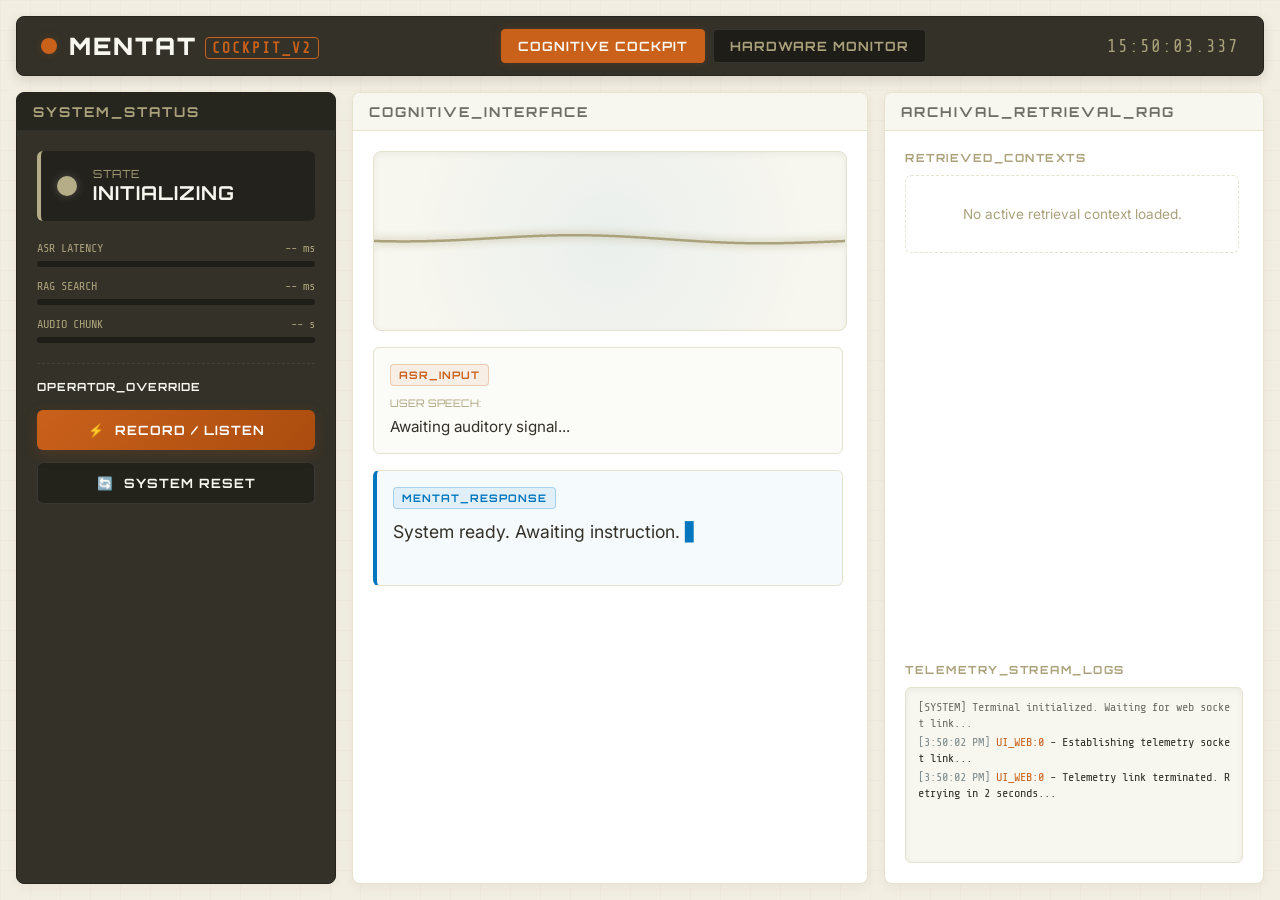
<file: src/glados/web/index.html>
<!DOCTYPE html>
<html lang="en">
<head>
    <meta charset="UTF-8">
    <meta name="viewport" content="width=device-width, initial-scale=1.0">
    <title>Mentat Cockpit - Voice Assistant Dashboard</title>
    <link rel="preconnect" href="https://fonts.googleapis.com">
    <link rel="preconnect" href="https://fonts.gstatic.com" crossorigin>
    <link href="https://fonts.googleapis.com/css2?family=Orbitron:wght@400;700;900&family=Share+Tech+Mono&family=Inter:wght@300;400;600;700&display=swap" rel="stylesheet">
    <link rel="stylesheet" href="index.css">
</head>
<body class="industrial-dark">
    <div class="cockpit-container">
        
        <!-- HEADER ZONE -->
        <header class="cockpit-header">
            <div class="header-logo">
                <div class="logo-orb"></div>
                <h1>MENTAT<span>COCKPIT_V2</span></h1>
            </div>
            <nav class="cockpit-tabs">
                <button class="tab-btn active" id="tab-btn-conversational" onclick="switchTab('conversational')">COGNITIVE COCKPIT</button>
                <button class="tab-btn" id="tab-btn-hardware" onclick="switchTab('hardware')">HARDWARE MONITOR</button>
            </nav>
            <div class="system-time" id="system-time">00:00:00.000</div>
        </header>

        <!-- TAB CONTENT: CONVERSATIONAL -->
        <div id="tab-conversational" class="tab-content active">
            <main class="cockpit-grid">
            
            <!-- LEFT PANEL: CONTROLS & TELEMETRY -->
            <section class="panel panel-left" aria-label="Controls and System Telemetry">
                <div class="panel-header">
                    <h2>SYSTEM_STATUS</h2>
                </div>
                <div class="panel-body">
                    <!-- Status Badge -->
                    <div class="status-display">
                        <div class="status-indicator" id="status-indicator"></div>
                        <div class="status-label">
                            <span class="label-title">STATE</span>
                            <span class="label-value" id="status-text">INITIALIZING</span>
                        </div>
                    </div>

                    <!-- Telemetry Meters -->
                    <div class="telemetry-meters">
                        <div class="meter-group">
                            <div class="meter-header">
                                <span>ASR LATENCY</span>
                                <span id="telemetry-asr-val">-- ms</span>
                            </div>
                            <div class="meter-bar-bg">
                                <div class="meter-bar" id="telemetry-asr-bar" style="width: 0%;"></div>
                            </div>
                        </div>
                        <div class="meter-group">
                            <div class="meter-header">
                                <span>RAG SEARCH</span>
                                <span id="telemetry-rag-val">-- ms</span>
                            </div>
                            <div class="meter-bar-bg">
                                <div class="meter-bar" id="telemetry-rag-bar" style="width: 0%;"></div>
                            </div>
                        </div>
                        <div class="meter-group">
                            <div class="meter-header">
                                <span>AUDIO CHUNK</span>
                                <span id="telemetry-audio-val">-- s</span>
                            </div>
                            <div class="meter-bar-bg">
                                <div class="meter-bar" id="telemetry-audio-bar" style="width: 0%;"></div>
                            </div>
                        </div>
                    </div>

                    <!-- Controls Group -->
                    <div class="control-actions">
                        <h3>OPERATOR_OVERRIDE</h3>
                        <button class="btn btn-primary" id="btn-trigger" title="Force ASR loop listening">
                            <span class="btn-icon">⚡</span> RECORD / LISTEN
                        </button>
                        <button class="btn btn-secondary" id="btn-reset" title="Reset all audio buffers and queues">
                            <span class="btn-icon">🔄</span> SYSTEM RESET
                        </button>
                    </div>
                </div>
            </section>

            <!-- CENTER PANEL: OSCILLOSCOPE & TRANSCRIPTS -->
            <section class="panel panel-center" aria-label="Audio Waveform and Conversational Stream">
                <div class="panel-header">
                    <h2>COGNITIVE_INTERFACE</h2>
                </div>
                <div class="panel-body central-body">
                    <!-- Oscilloscope Viewport -->
                    <div class="oscilloscope-container">
                        <canvas id="oscilloscope" width="600" height="150"></canvas>
                        <div class="glow-layer"></div>
                    </div>

                    <!-- Transcriptions Section -->
                    <div class="conversational-zone">
                        <div class="speech-box">
                            <div class="speech-header">
                                <span class="badge badge-amber">ASR_INPUT</span>
                            </div>
                            <div class="transcript-sub">
                                <div class="sub-title">USER SPEECH:</div>
                                <div class="sub-text" id="raw-transcript">Awaiting auditory signal...</div>
                            </div>
                        </div>

                        <!-- Typewriter assistant response -->
                        <div class="speech-box assistant-box">
                            <div class="speech-header">
                                <span class="badge badge-cobalt">MENTAT_RESPONSE</span>
                            </div>
                            <div class="assistant-response-text" id="assistant-text">
                                System ready. Awaiting instruction.
                            </div>
                        </div>
                    </div>
                </div>
            </section>

            <!-- RIGHT PANEL: RAG CONTEXTS & CONSOLE -->
            <section class="panel panel-right" aria-label="RAG Context and Console Logs">
                <div class="panel-header">
                    <h2>ARCHIVAL_RETRIEVAL_RAG</h2>
                </div>
                <div class="panel-body split-right">
                    <!-- RAG Context Cards List -->
                    <div class="rag-container">
                        <div class="section-title">RETRIEVED_CONTEXTS</div>
                        <div class="rag-list" id="rag-list">
                            <div class="no-rag-data">No active retrieval context loaded.</div>
                        </div>
                    </div>

                    <!-- Live Terminal Output -->
                    <div class="terminal-container">
                        <div class="section-title">TELEMETRY_STREAM_LOGS</div>
                        <div class="terminal-body" id="terminal-body">
                            <div class="log-line system-line">[SYSTEM] Terminal initialized. Waiting for web socket link...</div>
                        </div>
                    </div>
                </div>
            </section>

        </main>
        </div>

        <!-- TAB CONTENT: HARDWARE MONITOR -->
        <div id="tab-hardware" class="tab-content">
            <main class="hardware-grid">
                <!-- Row 1: Hardware Metrics Cards (CPU, Memory, Thermals) -->
                <section class="panel panel-metrics" aria-label="Device Hardware Metrics">
                    <div class="panel-header">
                        <h2>HARDWARE_METRICS</h2>
                    </div>
                    <div class="panel-body metrics-panel-body">
                        <!-- CPU Gauge Widget -->
                        <div class="metric-card">
                            <div class="metric-title">CPU / NPU LOAD</div>
                            <div class="gauge-container">
                                <svg class="gauge-svg" viewBox="0 0 100 100">
                                    <circle class="gauge-bg" cx="50" cy="50" r="40" />
                                    <circle class="gauge-fill" id="cpu-gauge" cx="50" cy="50" r="40" stroke-dasharray="251.2" stroke-dashoffset="251.2" />
                                </svg>
                                <div class="gauge-value" id="cpu-value">0%</div>
                            </div>
                            <div class="metric-subtitle" id="cpu-state-label">IDLE STATE</div>
                        </div>

                        <!-- RAM Footprint Widget -->
                        <div class="metric-card">
                            <div class="metric-title">RAM ALLOCATION</div>
                            <div class="gauge-container">
                                <svg class="gauge-svg" viewBox="0 0 100 100">
                                    <circle class="gauge-bg" cx="50" cy="50" r="40" />
                                    <circle class="gauge-fill" id="ram-gauge" cx="50" cy="50" r="40" stroke-dasharray="251.2" stroke-dashoffset="251.2" />
                                </svg>
                                <div class="gauge-value" id="ram-value">0%</div>
                            </div>
                            <div class="ram-breakdown">
                                <div class="ram-item"><span>ASR Model</span> <span id="ram-asr">0 MB</span></div>
                                <div class="ram-item"><span>Vector DB</span> <span id="ram-rag">0 MB</span></div>
                                <div class="ram-item"><span>Other / Engine</span> <span id="ram-other">0 MB</span></div>
                            </div>
                        </div>

                        <!-- Thermal Monitor Widget -->
                        <div class="metric-card" id="thermal-card">
                            <div class="metric-title">THERMAL MONITOR</div>
                            <div class="gauge-container">
                                <svg class="gauge-svg" viewBox="0 0 100 100">
                                    <circle class="gauge-bg" cx="50" cy="50" r="40" />
                                    <circle class="gauge-fill" id="temp-gauge" cx="50" cy="50" r="40" stroke-dasharray="251.2" stroke-dashoffset="251.2" />
                                </svg>
                                <div class="gauge-value" id="temp-value">42°C</div>
                            </div>
                            <div class="metric-subtitle" id="temp-status">NORMAL TEMPERATURE</div>
                        </div>
                    </div>
                </section>

                <!-- Row 2: Pipeline Latency Profiler (Waterfall Chart) -->
                <section class="panel panel-waterfall" aria-label="Pipeline Latency Waterfall Chart">
                    <div class="panel-header">
                        <h2>PIPELINE_LATENCY_PROFILER (WATERFALL)</h2>
                    </div>
                    <div class="panel-body">
                        <div class="waterfall-container">
                            <div class="waterfall-chart">
                                <!-- VAD segment -->
                                <div class="waterfall-segment segment-vad" id="segment-vad" style="width: 0%;">
                                    <div class="segment-label">VAD</div>
                                    <div class="segment-duration" id="dur-vad">0 ms</div>
                                </div>
                                <!-- ASR segment -->
                                <div class="waterfall-segment segment-asr" id="segment-asr" style="width: 0%;">
                                    <div class="segment-label">ASR</div>
                                    <div class="segment-duration" id="dur-asr">0 ms</div>
                                </div>
                                <!-- RAG segment -->
                                <div class="waterfall-segment segment-rag" id="segment-rag" style="width: 0%;">
                                    <div class="segment-label">RAG</div>
                                    <div class="segment-duration" id="dur-rag">0 ms</div>
                                </div>
                                <!-- LLM segment -->
                                <div class="waterfall-segment segment-llm" id="segment-llm" style="width: 0%;">
                                    <div class="segment-label">LLM (API)</div>
                                    <div class="segment-duration" id="dur-llm">0 ms</div>
                                </div>
                                <!-- TTS segment -->
                                <div class="waterfall-segment segment-tts" id="segment-tts" style="width: 0%;">
                                    <div class="segment-label">TTS</div>
                                    <div class="segment-duration" id="dur-tts">0 ms</div>
                                </div>
                            </div>
                            <!-- X axis / grid legend -->
                            <div class="waterfall-legend">
                                <div class="legend-indicator">Total turn latency: <span id="dur-total">0 ms</span></div>
                            </div>
                        </div>

                        <!-- Mini breakdown table -->
                        <div class="latency-legend-table">
                            <div class="legend-row"><span class="color-dot segment-vad-dot"></span> VAD Activation: <span id="tbl-vad">0 ms</span></div>
                            <div class="legend-row"><span class="color-dot segment-asr-dot"></span> ASR (Zipformer/Parakeet): <span id="tbl-asr">0 ms</span></div>
                            <div class="legend-row"><span class="color-dot segment-rag-dot"></span> RAG Matrix Multiplication (NumPy Cosine Sim): <span id="tbl-rag">0 ms</span></div>
                            <div class="legend-row"><span class="color-dot segment-llm-dot"></span> LLM Network API Roundtrip: <span id="tbl-llm">0 ms</span></div>
                            <div class="legend-row"><span class="color-dot segment-tts-dot"></span> TTS Audio Generation (Kokoro): <span id="tbl-tts">0 ms</span></div>
                        </div>
                    </div>
                </section>

                <!-- Row 3: Diagnostics Details -->
                <section class="panel panel-diagnostics" aria-label="Network and Disk Diagnostics">
                    <div class="panel-header">
                        <h2>DIAGNOSTICS & PAYLOAD EFFICIENCY</h2>
                    </div>
                    <div class="panel-body diagnostics-panel-body">
                        <!-- API Payload card -->
                        <div class="diag-card">
                            <div class="diag-title">API PAYLOAD SIZE</div>
                            <div class="diag-value" id="diag-payload-size">0.00 KB</div>
                            <div class="diag-meta">Total serialized text payload (Prompt + Response)</div>
                        </div>
                        <!-- Estimated Prompt Tokens card -->
                        <div class="diag-card">
                            <div class="diag-title">PROMPT CHARACTERS</div>
                            <div class="diag-value" id="diag-prompt-tokens">0</div>
                            <div class="diag-meta">Input size injected into LLM context</div>
                        </div>
                        <!-- Response Tokens card -->
                        <div class="diag-card">
                            <div class="diag-title">RESPONSE CHARACTERS</div>
                            <div class="diag-value" id="diag-response-tokens">0</div>
                            <div class="diag-meta">Output characters synthesized by TTS</div>
                        </div>
                        <!-- Vector DB Info card -->
                        <div class="diag-card">
                            <div class="diag-title">LOCAL KNOWLEDGE DATASTORE</div>
                            <div class="diag-value">vectors.npz</div>
                            <div class="diag-meta">NumPy memory map loaded. Memory usage: ~10 MB</div>
                        </div>
                    </div>
                </section>
            </main>
        </div>
    </div>
    <script src="index.js"></script>
</body>
</html>
</file>
<file: src/glados/web/index.css>
/* CSS Variables for Dune Sand Theme (inspired by Brackets Dune) */
:root {
    --bg-darker: #f2eee1;          /* Sand parchment background */
    --bg-dark: #f7f6ef;            /* Lighter sand active background */
    --bg-panel: #ffffff;           /* Clean cream white workspace panels */
    --bg-panel-dark: #333128;      /* Dark charcoal panel for left sidebar */
    --border-color: #e5e2ce;       /* Soft beige borders */
    --border-focus: #ca611b;       /* Accent Spice Orange (Amber) */
    
    /* Colors matching Dune Spice Melange (Amber) and Eyes of Ibad (Cobalt) */
    --accent-amber: #ca611b;
    --accent-amber-glow: rgba(202, 97, 27, 0.2);
    --accent-cobalt: #0076be;
    --accent-cobalt-glow: rgba(0, 118, 190, 0.2);
    
    /* UI Status Colors */
    --status-idle: #b4ad87;        /* Sandy dust */
    --status-listening: #0076be;   /* Cobalt blue */
    --status-thinking: #ca611b;    /* Spice orange */
    --status-speaking: #2d8a2d;    /* Deep green */

    /* Text Colors */
    --text-primary: #333128;       /* Charcoal main text */
    --text-muted: #aaa27b;         /* Sandy gold text */
    --text-light: #f7f6ef;         /* Light cream text for dark backgrounds */
    --text-cyan: #0076be;
    --text-amber: #ca611b;

    /* Fonts */
    --font-display: 'Orbitron', sans-serif;
    --font-mono: 'Share Tech Mono', monospace;
    --font-sans: 'Inter', sans-serif;
}

* {
    box-sizing: border-box;
    margin: 0;
    padding: 0;
}

body {
    background-color: var(--bg-darker);
    color: var(--text-primary);
    font-family: var(--font-sans);
    overflow: hidden;
    height: 100vh;
    width: 100vw;
    display: flex;
    flex-direction: column;
}

/* Background grid overlay */
body::before {
    content: '';
    position: absolute;
    top: 0;
    left: 0;
    width: 100%;
    height: 100%;
    background-image: 
        linear-gradient(rgba(202, 97, 27, 0.03) 1px, transparent 1px),
        linear-gradient(90deg, rgba(202, 97, 27, 0.03) 1px, transparent 1px);
    background-size: 30px 30px;
    z-index: 0;
    pointer-events: none;
}

.cockpit-container {
    display: flex;
    flex-direction: column;
    height: 100%;
    width: 100%;
    z-index: 1;
    position: relative;
    padding: 16px;
    gap: 16px;
}

/* HEADER ZONE: Dark charcoal header bar */
.cockpit-header {
    display: flex;
    justify-content: space-between;
    align-items: center;
    padding: 12px 24px;
    background: var(--bg-panel-dark);
    border: 1px solid #25241e;
    border-radius: 8px;
    box-shadow: 0 4px 12px rgba(51, 49, 40, 0.15);
}

.header-logo {
    display: flex;
    align-items: center;
    gap: 12px;
}

.logo-orb {
    width: 16px;
    height: 16px;
    border-radius: 50%;
    background: var(--accent-amber);
    box-shadow: 0 0 10px var(--accent-amber-glow);
    animation: pulse 2s infinite ease-in-out;
}

.header-logo h1 {
    font-family: var(--font-display);
    font-size: 1.5rem;
    font-weight: 900;
    letter-spacing: 2px;
    color: var(--text-light);
}

.header-logo h1 span {
    color: var(--accent-amber);
    font-size: 0.9rem;
    margin-left: 8px;
    vertical-align: middle;
    border: 1px solid var(--accent-amber);
    padding: 2px 6px;
    border-radius: 4px;
    font-family: var(--font-mono);
}

.system-time {
    font-family: var(--font-mono);
    color: var(--text-muted);
    font-size: 1.1rem;
    letter-spacing: 1px;
}

/* COCKPIT GRID LAYOUT */
.cockpit-grid {
    display: grid;
    grid-template-columns: 320px 1fr 380px;
    flex: 1;
    gap: 16px;
    min-height: 0;
}

/* PANELS ARCHITECTURE: Light parchment panels */
.panel {
    background: var(--bg-panel);
    border: 1px solid var(--border-color);
    border-radius: 8px;
    display: flex;
    flex-direction: column;
    box-shadow: 0 4px 12px rgba(51, 49, 40, 0.05);
    overflow: hidden;
    transition: border-color 0.3s ease;
}

.panel:hover {
    border-color: rgba(202, 97, 27, 0.25);
}

.panel-header {
    padding: 10px 16px;
    border-bottom: 1px solid var(--border-color);
    background: var(--bg-dark);
}

.panel-header h2 {
    font-family: var(--font-display);
    font-size: 0.85rem;
    letter-spacing: 2px;
    color: #6f6d64;
    font-weight: 700;
}

.panel-body {
    padding: 20px;
    display: flex;
    flex-direction: column;
    flex: 1;
    min-height: 0;
    gap: 20px;
}

/* LEFT SIDEBAR SPECIFICS: Dark charcoal container matching Brackets working-files */
.panel-left {
    background: var(--bg-panel-dark);
    border-color: #25241e;
    color: var(--text-light);
}

.panel-left:hover {
    border-color: #1a1915;
}

.panel-left .panel-header {
    background: rgba(0, 0, 0, 0.25);
    border-bottom: 1px solid rgba(255, 255, 255, 0.05);
}

.panel-left .panel-header h2 {
    color: var(--text-muted);
}

.panel-left .status-display {
    background: rgba(0, 0, 0, 0.3);
    border-left: 4px solid var(--status-idle);
}

.panel-left .status-label .label-title {
    color: var(--text-muted);
}

.panel-left .status-label .label-value {
    color: var(--text-light);
}

.panel-left .meter-header {
    color: var(--text-muted);
}

.panel-left .meter-bar-bg {
    background: rgba(0, 0, 0, 0.4);
}

.status-display {
    display: flex;
    align-items: center;
    gap: 16px;
    padding: 16px;
    border-radius: 6px;
    transition: all 0.3s ease;
}

.status-indicator {
    width: 20px;
    height: 20px;
    border-radius: 50%;
    background: var(--status-idle);
    box-shadow: 0 0 10px rgba(255, 255, 255, 0.2);
    transition: all 0.3s ease;
}

.status-label {
    display: flex;
    flex-direction: column;
}

.label-title {
    font-size: 0.7rem;
    letter-spacing: 1px;
    font-family: var(--font-display);
}

.label-value {
    font-family: var(--font-display);
    font-size: 1.2rem;
    font-weight: 700;
    letter-spacing: 1px;
}

/* TELEMETRY BAR METERS */
.telemetry-meters {
    display: flex;
    flex-direction: column;
    gap: 12px;
}

.meter-group {
    display: flex;
    flex-direction: column;
    gap: 6px;
}

.meter-header {
    display: flex;
    justify-content: space-between;
    font-family: var(--font-mono);
    font-size: 0.75rem;
}

.meter-bar-bg {
    height: 6px;
    border-radius: 3px;
    overflow: hidden;
}

.meter-bar {
    height: 100%;
    background: var(--accent-amber);
    box-shadow: 0 0 8px var(--accent-amber-glow);
    border-radius: 3px;
    transition: width 0.4s cubic-bezier(0.1, 0.8, 0.3, 1);
}

.meter-group:nth-child(2) .meter-bar {
    background: var(--accent-cobalt);
    box-shadow: 0 0 8px var(--accent-cobalt-glow);
}

/* BUTTONS AND OVERRIDES */
.control-actions {
    display: flex;
    flex-direction: column;
    gap: 12px;
    border-top: 1px dashed rgba(255, 255, 255, 0.08);
    padding-top: 16px;
}

.control-actions h3 {
    font-family: var(--font-display);
    font-size: 0.7rem;
    letter-spacing: 1px;
    margin-bottom: 4px;
}

.btn {
    border: none;
    border-radius: 6px;
    padding: 12px 16px;
    color: #fff;
    font-family: var(--font-display);
    font-size: 0.8rem;
    font-weight: 700;
    letter-spacing: 1px;
    cursor: pointer;
    display: flex;
    align-items: center;
    justify-content: center;
    gap: 10px;
    transition: all 0.2s ease;
}

.btn-primary {
    background: linear-gradient(135deg, var(--accent-amber) 0%, #aa4c0e 100%);
    box-shadow: 0 4px 15px rgba(202, 97, 27, 0.2);
}

.btn-primary:hover {
    transform: translateY(-1px);
    box-shadow: 0 6px 20px rgba(202, 97, 27, 0.4);
    filter: brightness(1.1);
}

.btn-secondary {
    background: rgba(0, 0, 0, 0.3);
    border: 1px solid rgba(255, 255, 255, 0.1);
    color: var(--text-light);
}

.btn-secondary:hover {
    border-color: var(--accent-amber);
    background: rgba(255, 255, 255, 0.05);
}



/* CENTER PANEL: COGNITIVE INTERFACE */
.central-body {
    display: flex;
    flex-direction: column;
    gap: 16px;
}

.oscilloscope-container {
    position: relative;
    background: var(--bg-dark); /* Blends with the Sand panel workspace */
    border: 1px solid var(--border-color);
    border-radius: 8px;
    height: 180px;
    display: flex;
    align-items: center;
    justify-content: center;
    overflow: hidden;
    box-shadow: inset 0 2px 6px rgba(51, 49, 40, 0.06);
}

.oscilloscope-container canvas {
    width: 100%;
    height: 100%;
    z-index: 2;
}

.glow-layer {
    position: absolute;
    top: 0;
    left: 0;
    width: 100%;
    height: 100%;
    background: radial-gradient(circle, rgba(0, 118, 190, 0.05) 0%, transparent 80%);
    pointer-events: none;
    z-index: 1;
}

/* SPEECH & CONVERSATIONAL ZONE */
.conversational-zone {
    flex: 1;
    display: flex;
    flex-direction: column;
    gap: 16px;
    min-height: 0;
    overflow-y: auto;
    padding-right: 4px;
}

.conversational-zone::-webkit-scrollbar {
    width: 6px;
}

.conversational-zone::-webkit-scrollbar-thumb {
    background: var(--border-color);
    border-radius: 3px;
}

.speech-box {
    background: #fbfbf7;
    border: 1px solid var(--border-color);
    border-radius: 6px;
    padding: 16px;
    display: flex;
    flex-direction: column;
    gap: 10px;
}

.speech-header {
    display: flex;
    justify-content: space-between;
}

.badge {
    font-family: var(--font-display);
    font-size: 0.65rem;
    font-weight: 700;
    padding: 3px 8px;
    border-radius: 4px;
    letter-spacing: 1px;
}

.badge-amber {
    background: rgba(202, 97, 27, 0.08);
    color: var(--accent-amber);
    border: 1px solid rgba(202, 97, 27, 0.25);
}

.badge-cobalt {
    background: rgba(0, 118, 190, 0.08);
    color: var(--accent-cobalt);
    border: 1px solid rgba(0, 118, 190, 0.25);
}

.speech-content-split {
    display: grid;
    grid-template-columns: 1fr 1fr;
    gap: 16px;
}

.transcript-sub {
    display: flex;
    flex-direction: column;
    gap: 6px;
}

.sub-title {
    font-family: var(--font-display);
    font-size: 0.65rem;
    color: var(--text-muted);
}

.sub-text {
    font-size: 0.95rem;
    line-height: 1.4;
    color: var(--text-primary);
}

.highlight-amber .sub-text {
    color: var(--accent-amber);
    font-weight: 600;
}

/* Typographical highlight for corrected words */
.corrected-word {
    color: var(--accent-amber);
    text-decoration: underline dotted var(--accent-amber);
    font-weight: 700;
}

.assistant-box {
    border-left: 4px solid var(--accent-cobalt);
    background: rgba(0, 118, 190, 0.04);
}

.assistant-response-text {
    font-size: 1.1rem;
    line-height: 1.5;
    color: var(--text-primary);
    min-height: 50px;
}

/* Typewriter animation Cursor */
.assistant-response-text::after {
    content: '▋';
    color: var(--accent-cobalt);
    animation: blink 0.8s infinite;
}

/* RIGHT PANEL: RAG & TERMINAL LOGS */
.split-right {
    display: flex;
    flex-direction: column;
    gap: 16px;
}

.rag-container {
    flex: 1;
    display: flex;
    flex-direction: column;
    min-height: 0;
}

.section-title {
    font-family: var(--font-display);
    font-size: 0.7rem;
    color: var(--text-muted);
    letter-spacing: 1.5px;
    margin-bottom: 10px;
    font-weight: 700;
}

.rag-list {
    display: flex;
    flex-direction: column;
    gap: 10px;
    overflow-y: auto;
    flex: 1;
    padding-right: 4px;
}

.rag-list::-webkit-scrollbar {
    width: 6px;
}

.rag-list::-webkit-scrollbar-thumb {
    background: var(--border-color);
    border-radius: 3px;
}

.no-rag-data {
    color: var(--text-muted);
    font-size: 0.85rem;
    text-align: center;
    padding: 30px 10px;
    border: 1px dashed var(--border-color);
    border-radius: 6px;
}

.rag-card {
    background: #fbfbf7;
    border: 1px solid var(--border-color);
    border-radius: 6px;
    padding: 12px;
    display: flex;
    flex-direction: column;
    gap: 6px;
    transition: border-color 0.2s ease;
}

.rag-card:hover {
    border-color: rgba(202, 97, 27, 0.35);
}

.rag-card-header {
    display: flex;
    justify-content: space-between;
    align-items: center;
    font-family: var(--font-mono);
    font-size: 0.7rem;
}

.rag-source {
    color: var(--accent-cobalt);
    font-weight: bold;
    overflow: hidden;
    text-overflow: ellipsis;
    white-space: nowrap;
    max-width: 70%;
}

.rag-score {
    color: var(--accent-amber);
    background: rgba(202, 97, 27, 0.08);
    padding: 1px 5px;
    border-radius: 3px;
}

.rag-snippet {
    font-size: 0.8rem;
    color: var(--text-primary);
    line-height: 1.4;
}

/* LOGS TERMINAL: CRT Style Screen in a light border frame */
.terminal-container {
    height: 200px;
    display: flex;
    flex-direction: column;
    min-height: 0;
}

.terminal-body {
    flex: 1;
    background: var(--bg-dark); /* Blends with the Sand panel workspace */
    border: 1px solid var(--border-color);
    border-radius: 6px;
    padding: 12px;
    overflow-y: auto;
    font-family: var(--font-mono);
    font-size: 0.75rem;
    display: flex;
    flex-direction: column;
    gap: 4px;
    box-shadow: inset 0 2px 6px rgba(51, 49, 40, 0.06);
}

.terminal-body::-webkit-scrollbar {
    width: 6px;
}

.terminal-body::-webkit-scrollbar-thumb {
    background: var(--border-color);
    border-radius: 3px;
}

.log-line {
    line-height: 1.3;
    white-space: pre-wrap;
    word-break: break-all;
    color: var(--text-primary);
}

/* Logging Level Colors adapted for light parchment backgrounds */
.log-line.level-success { color: var(--status-speaking); font-weight: 600; }
.log-line.level-info { color: var(--accent-cobalt); }
.log-line.level-debug { color: #888060; } /* darker sandy gold */
.log-line.level-warning { color: var(--accent-amber); font-weight: 600; }
.log-line.level-error { color: #c0392b; font-weight: 600; }
.log-line.system-line { color: #6f6d64; }

/* STATE STYLING MODIFIERS */
.state-idle .status-display { border-left-color: var(--status-idle); }
.state-idle .status-indicator { background: var(--status-idle); box-shadow: 0 0 10px rgba(255,255,255,0.2); }
.state-idle .glow-layer { background: radial-gradient(circle, rgba(255,255,255,0.01) 0%, transparent 80%); }

.state-listening .status-display { border-left-color: var(--status-listening); }
.state-listening .status-indicator { background: var(--status-listening); box-shadow: 0 0 12px var(--status-listening); }
.state-listening .glow-layer { background: radial-gradient(circle, rgba(0, 118, 190, 0.06) 0%, transparent 80%); }

.state-thinking .status-display { border-left-color: var(--status-thinking); }
.state-thinking .status-indicator { background: var(--status-thinking); box-shadow: 0 0 12px var(--status-thinking); }
.state-thinking .glow-layer { background: radial-gradient(circle, rgba(202, 97, 27, 0.08) 0%, transparent 80%); }

.state-speaking .status-display { border-left-color: var(--status-speaking); }
.state-speaking .status-indicator { background: var(--status-speaking); box-shadow: 0 0 12px var(--status-speaking); }
.state-speaking .glow-layer { background: radial-gradient(circle, rgba(45, 138, 45, 0.06) 0%, transparent 80%); }


/* KEYFRAME ANIMATIONS */
@keyframes pulse {
    0% { transform: scale(0.95); box-shadow: 0 0 5px var(--accent-amber-glow); }
    50% { transform: scale(1.05); box-shadow: 0 0 15px var(--accent-amber); }
    100% { transform: scale(0.95); box-shadow: 0 0 5px var(--accent-amber-glow); }
}

@keyframes blink {
    0%, 100% { opacity: 1; }
    50% { opacity: 0; }
}

@keyframes pulse-listening {
    0% { transform: scale(1); box-shadow: 0 0 10px rgba(0, 118, 190, 0.3); }
    50% { transform: scale(1.1); box-shadow: 0 0 20px rgba(0, 118, 190, 0.6); }
    100% { transform: scale(1); box-shadow: 0 0 10px rgba(0, 118, 190, 0.3); }
}

/* RESPONSIVE DESIGN - LAPTOP/DESKTOP */
@media (max-width: 1200px) {
    .cockpit-grid {
        grid-template-columns: 280px 1fr;
    }
    .panel-right {
        grid-column: span 2;
        height: 300px;
    }
    .split-right {
        flex-direction: row;
    }
    .rag-container, .terminal-container {
        flex: 1;
        height: 100%;
    }
}

/* Tab Navigation Styles */
.cockpit-tabs {
    display: flex;
    gap: 8px;
}

.tab-btn {
    background: rgba(0, 0, 0, 0.4);
    border: 1px solid rgba(255, 255, 255, 0.1);
    color: var(--text-muted);
    font-family: var(--font-display);
    font-size: 0.8rem;
    font-weight: 700;
    letter-spacing: 1px;
    padding: 8px 16px;
    border-radius: 4px;
    cursor: pointer;
    transition: all 0.2s ease;
}

.tab-btn:hover {
    color: var(--text-light);
    border-color: rgba(255, 255, 255, 0.2);
    background: rgba(255, 255, 255, 0.05);
}

.tab-btn.active {
    background: var(--accent-amber);
    color: var(--text-light);
    border-color: var(--accent-amber);
    box-shadow: 0 0 10px var(--accent-amber-glow);
}

.tab-content {
    display: none;
    flex: 1;
    min-height: 0;
}

.tab-content.active {
    display: flex;
}

/* Hardware Monitor Grid */
.hardware-grid {
    display: grid;
    grid-template-rows: auto 1fr auto;
    flex: 1;
    gap: 16px;
    min-height: 0;
}

/* Row 1: Hardware Metrics Cards (CPU, Memory, Thermals) */
.metrics-panel-body {
    display: grid;
    grid-template-columns: repeat(3, 1fr);
    gap: 20px;
    align-items: center;
}

.metric-card {
    background: #fbfbf7;
    border: 1px solid var(--border-color);
    border-radius: 8px;
    padding: 16px;
    display: flex;
    flex-direction: column;
    align-items: center;
    gap: 12px;
    text-align: center;
    transition: border-color 0.2s ease;
}

.metric-card:hover {
    border-color: rgba(202, 97, 27, 0.25);
}

.metric-title {
    font-family: var(--font-display);
    font-size: 0.75rem;
    font-weight: 700;
    letter-spacing: 1px;
    color: #6f6d64;
}

.gauge-container {
    position: relative;
    width: 110px;
    height: 110px;
}

.gauge-svg {
    width: 100%;
    height: 100%;
    transform: rotate(-90deg);
}

.gauge-bg {
    fill: none;
    stroke: var(--bg-darker);
    stroke-width: 8;
}

.gauge-fill {
    fill: none;
    stroke: var(--accent-amber);
    stroke-width: 8;
    stroke-linecap: round;
    transition: stroke-dashoffset 0.8s cubic-bezier(0.4, 0, 0.2, 1);
}

#ram-gauge {
    stroke: var(--accent-cobalt);
}

#temp-gauge {
    stroke: var(--accent-amber);
    transition: stroke 0.5s ease, stroke-dashoffset 0.8s ease;
}

.gauge-value {
    position: absolute;
    top: 50%;
    left: 50%;
    transform: translate(-50%, -50%);
    font-family: var(--font-mono);
    font-size: 1.3rem;
    font-weight: 700;
    color: var(--text-primary);
}

.metric-subtitle {
    font-family: var(--font-display);
    font-size: 0.7rem;
    font-weight: 700;
    letter-spacing: 0.5px;
    color: var(--text-muted);
}

.ram-breakdown {
    width: 100%;
    display: flex;
    flex-direction: column;
    gap: 4px;
    text-align: left;
    font-family: var(--font-mono);
    font-size: 0.75rem;
    border-top: 1px dashed var(--border-color);
    padding-top: 8px;
    color: var(--text-primary);
}

.ram-item {
    display: flex;
    align-items: center;
    justify-content: space-between;
}

.color-dot {
    display: inline-block;
    width: 8px;
    height: 8px;
    border-radius: 50%;
    margin-right: 4px;
}

.color-dot.asr-dot {
    background-color: var(--accent-cobalt);
}

.color-dot.rag-dot {
    background-color: var(--accent-amber);
}

.color-dot.other-dot {
    background-color: #aaa27b;
}

/* Pipeline Latency Waterfall Chart */
.waterfall-container {
    background: var(--bg-dark);
    border: 1px solid var(--border-color);
    border-radius: 6px;
    padding: 24px;
    display: flex;
    flex-direction: column;
    gap: 12px;
}

.waterfall-chart {
    display: flex;
    height: 36px;
    background: rgba(0, 0, 0, 0.05);
    border-radius: 4px;
    overflow: hidden;
    position: relative;
    border: 1px solid var(--border-color);
}

.waterfall-segment {
    height: 100%;
    position: relative;
    display: flex;
    flex-direction: column;
    justify-content: center;
    align-items: center;
    color: #fff;
    font-family: var(--font-mono);
    font-weight: bold;
    font-size: 0.7rem;
    transition: width 0.8s cubic-bezier(0.4, 0, 0.2, 1);
    overflow: hidden;
    text-shadow: 0 1px 3px rgba(0,0,0,0.4);
}

.segment-vad {
    background-color: #888060;
}

.segment-asr {
    background-color: var(--accent-cobalt);
}

.segment-rag {
    background-color: #27ae60;
}

.segment-llm {
    background-color: var(--accent-amber);
}

.segment-tts {
    background-color: #8e44ad;
}

.segment-label {
    letter-spacing: 0.5px;
    font-weight: 700;
}

.segment-duration {
    font-size: 0.65rem;
    opacity: 0.9;
}

.waterfall-legend {
    display: flex;
    justify-content: flex-end;
    font-family: var(--font-mono);
    font-size: 0.85rem;
    color: var(--text-primary);
    font-weight: 700;
}

.latency-legend-table {
    display: grid;
    grid-template-columns: repeat(2, 1fr);
    gap: 10px;
    margin-top: 10px;
}

.legend-row {
    display: flex;
    align-items: center;
    font-family: var(--font-mono);
    font-size: 0.75rem;
    color: var(--text-primary);
}

.legend-row .color-dot {
    margin-right: 8px;
    width: 10px;
    height: 10px;
}

.color-dot.segment-vad-dot { background-color: #888060; }
.color-dot.segment-asr-dot { background-color: var(--accent-cobalt); }
.color-dot.segment-rag-dot { background-color: #27ae60; }
.color-dot.segment-llm-dot { background-color: var(--accent-amber); }
.color-dot.segment-tts-dot { background-color: #8e44ad; }

/* Diagnostics & Payload Panel */
.diagnostics-panel-body {
    display: grid;
    grid-template-columns: repeat(4, 1fr);
    gap: 16px;
}

.diag-card {
    background: #fbfbf7;
    border: 1px solid var(--border-color);
    border-radius: 6px;
    padding: 16px;
    display: flex;
    flex-direction: column;
    gap: 8px;
    transition: border-color 0.2s ease;
}

.diag-card:hover {
    border-color: rgba(0, 118, 190, 0.25);
}

.diag-title {
    font-family: var(--font-display);
    font-size: 0.7rem;
    font-weight: 700;
    letter-spacing: 0.5px;
    color: #6f6d64;
}

.diag-value {
    font-family: var(--font-mono);
    font-size: 1.4rem;
    font-weight: 700;
    color: var(--accent-cobalt);
}

.diag-meta {
    font-size: 0.7rem;
    color: var(--text-muted);
    line-height: 1.3;
}
</file>
